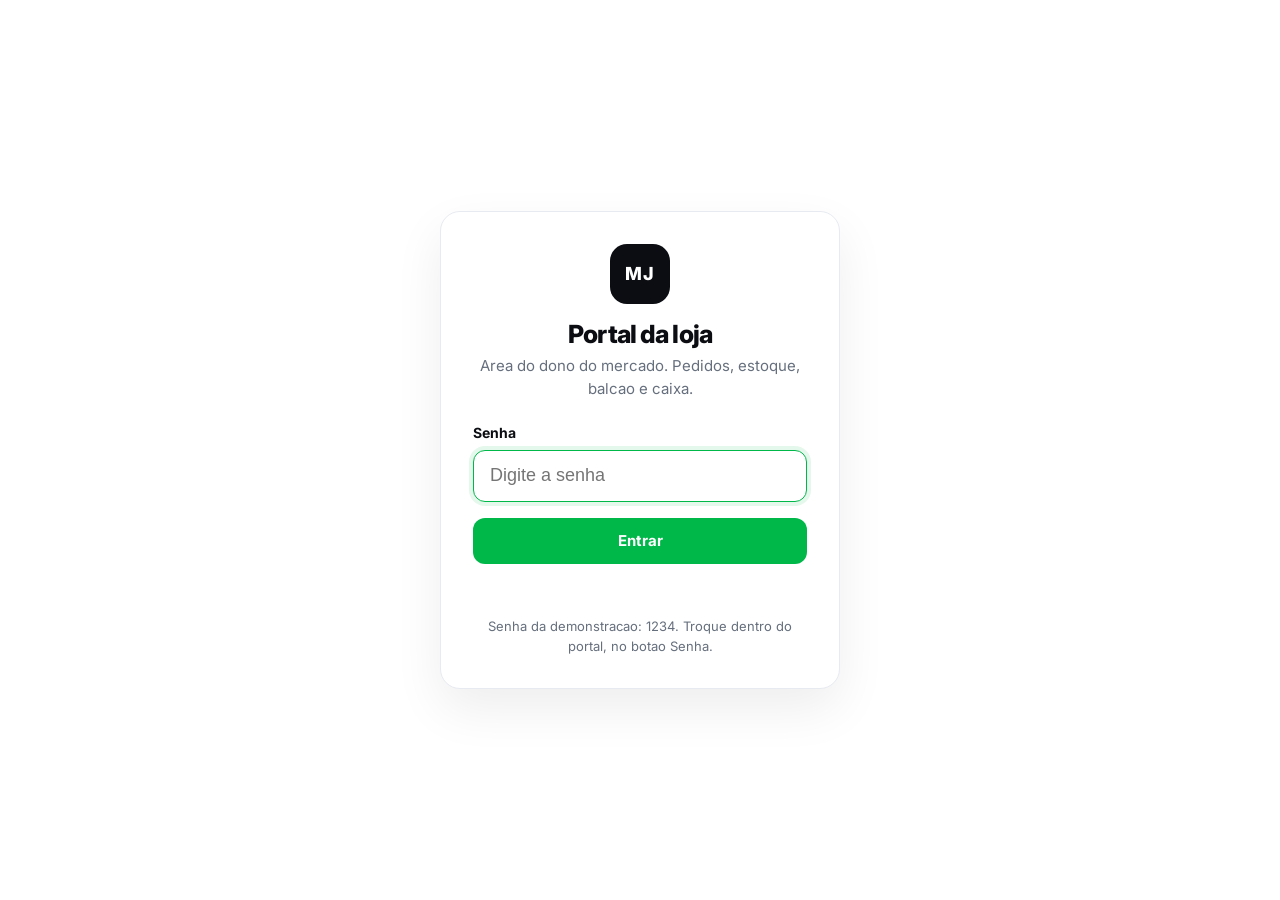
<file: painel.html>
<!doctype html>
<html lang="pt-BR">
<head>
<meta charset="utf-8">
<meta name="viewport" content="width=device-width, initial-scale=1">
<title>Portal da loja | Mercado Já</title>
<meta name="robots" content="noindex">
<link rel="preconnect" href="https://fonts.googleapis.com">
<link rel="preconnect" href="https://fonts.gstatic.com" crossorigin>
<link href="https://fonts.googleapis.com/css2?family=Inter:wght@400;600;700;800&display=swap" rel="stylesheet">
<link rel="stylesheet" href="assets/css/estilo.css?v=4">
<link rel="stylesheet" href="assets/css/painel.css?v=4">
<style>
  .leitor{position:fixed;inset:0;z-index:90;background:rgba(11,13,18,.92);display:grid;place-items:center;padding:20px}
  .leitor video{width:min(560px,100%);border-radius:16px;background:#000}
  .leitor p{color:#fff;text-align:center;margin:14px 0;font-size:15px}
</style>
</head>
<body class="painel-corpo">

<!-- ---------------- entrada ---------------- -->
<section class="login" id="telaLogin">
  <div class="caixa-login">
    <div class="selo">MJ</div>
    <h1>Portal da loja</h1>
    <p>Area do dono do mercado. Pedidos, estoque, balcao e caixa.</p>
    <label>
      <span>Senha</span>
      <input id="senha" type="password" inputmode="numeric" autocomplete="current-password" placeholder="Digite a senha">
    </label>
    <button class="btn btn-viva btn-bloco" type="button" id="btEntrar">Entrar</button>
    <p class="erro" id="erroLogin"></p>
    <small>Senha da demonstracao: 1234. Troque dentro do portal, no botao Senha.</small>
  </div>
</section>

<!-- ---------------- portal ---------------- -->
<div id="portal" hidden>

  <header class="p-topo">
    <div class="selo">MJ</div>
    <div class="p-marca">
      <small>Mercado Ja</small>
      <strong>Portal da loja</strong>
    </div>
    <span class="conexao" data-ok="sim">Pedidos hoje <b id="pHoje">0</b></span>
    <span class="conexao" data-ok="sim">Hoje <b id="pTotal">R$ 0,00</b></span>
    <button class="loja-estado" type="button" id="btLoja" aria-pressed="true">Loja aberta</button>
    <a class="p-botao" style="display:inline-grid;place-items:center" href="index.html">Ver a loja</a>
    <button class="p-botao" type="button" id="btSenha">Senha</button>
    <button class="p-botao" type="button" id="btSair">Sair</button>
  </header>

  <div class="p-barra">
    <div class="p-abas" id="abas"></div>
    <div class="ajustes">
      <button class="alternar" type="button" id="btAuto" aria-pressed="true">Atualizar sozinho</button>
    </div>
  </div>

  <button class="faixa-alerta" type="button" id="alerta" hidden></button>

  <main class="p-area" id="area"></main>

  <footer class="p-rodape">
    Mercado Ja, portal da loja. Enquanto for demonstracao, tudo fica gravado neste navegador.
    Numa loja de verdade entra a base online e o portal abre em qualquer aparelho.
  </footer>
</div>

<!-- ---------------- leitor pela camera ---------------- -->
<div class="leitor" id="camera" hidden>
  <div>
    <video id="cameraVideo" playsinline muted></video>
    <p>Aponte a camera para o codigo de barras.</p>
    <button class="btn btn-bloco" type="button" id="btFecharCamera">Fechar a camera</button>
  </div>
</div>

<script src="assets/js/catalogo.js?v=4"></script>
<script src="assets/js/loja.js?v=4"></script>
<script src="assets/js/portal.js?v=4"></script>
<script src="assets/js/portal-tela.js?v=4"></script>
</body>
</html>
</file>
<file: assets/css/estilo.css>
/* Mercadinho da Vila — visual tecnológico sobre fundo branco (Cria Site) */

:root{
  --branco:#ffffff;
  --papel:#f7f8fa;
  --tinta:#0b0d12;
  --apagado:#666f7d;
  --linha:#e7eaf0;
  --linha-forte:#d5dae3;

  --mercado:#00b84a;
  --adega:#ff2d6f;
  --padaria:#ff8a00;
  --pet:#2979ff;

  --viva:var(--mercado);
  --viva-fraca:rgba(0,184,74,.10);
  --raio:14px;
  --topo-h:64px;
}

*{box-sizing:border-box}
html{scroll-behavior:smooth}
body{
  margin:0;
  background:var(--branco);
  color:var(--tinta);
  font-family:Inter,system-ui,-apple-system,"Segoe UI",Roboto,sans-serif;
  font-size:17px;
  line-height:1.55;
  overflow-x:hidden;
}
h1,h2,h3{margin:0;letter-spacing:-.035em;line-height:1.03;font-weight:800}
p{margin:0}
a{color:inherit;text-decoration:none}
button{font-family:inherit}
.mono{font-family:ui-monospace,"JetBrains Mono","SF Mono",Menlo,Consolas,monospace;font-variant-numeric:tabular-nums}
.area{max-width:1240px;margin:0 auto;padding:0 clamp(16px,3.4vw,34px)}
.so-leitor{position:absolute;width:1px;height:1px;overflow:hidden;clip:rect(0 0 0 0);white-space:nowrap}

/* ---------------- faixa de status ---------------- */
.status{
  background:var(--tinta);color:#fff;
  font-size:12.5px;letter-spacing:.06em;text-transform:uppercase;
  font-weight:700;
  padding:9px 0;
  overflow:hidden;
}
.status .area{display:flex;align-items:center;gap:18px;flex-wrap:wrap;justify-content:space-between}
.status-item{display:inline-flex;align-items:center;gap:9px;color:#c9cfdb}
.pulso{width:8px;height:8px;border-radius:50%;background:var(--mercado);box-shadow:0 0 0 0 rgba(0,184,74,.7);animation:pulsar 2.2s infinite}
@keyframes pulsar{
  0%{box-shadow:0 0 0 0 rgba(0,184,74,.65)}
  70%{box-shadow:0 0 0 11px rgba(0,184,74,0)}
  100%{box-shadow:0 0 0 0 rgba(0,184,74,0)}
}

/* ---------------- topo ---------------- */
.topo{
  position:sticky;top:0;z-index:50;
  background:rgba(255,255,255,.9);
  backdrop-filter:blur(16px);
  border-bottom:1px solid var(--linha);
}
.topo-linha{display:flex;align-items:center;gap:16px;height:var(--topo-h)}
.marca{display:flex;align-items:center;gap:11px;font-weight:800;font-size:17px;letter-spacing:-.02em;white-space:nowrap}
.marca-selo{
  width:38px;height:38px;flex:0 0 38px;display:grid;place-items:center;
  border-radius:11px;background:var(--tinta);color:#fff;
  font-size:13px;font-weight:800;letter-spacing:.04em;
  position:relative;overflow:hidden;
}
.marca-selo::after{
  content:"";position:absolute;inset:0;
  background:linear-gradient(120deg,transparent 30%,rgba(255,255,255,.55) 50%,transparent 70%);
  transform:translateX(-120%);animation:brilho 4.5s ease-in-out infinite;
}
@keyframes brilho{0%,60%{transform:translateX(-120%)}80%,100%{transform:translateX(120%)}}

.busca{flex:1;position:relative;max-width:520px}
.busca input{
  width:100%;height:46px;padding:0 16px 0 44px;
  border:1px solid var(--linha-forte);border-radius:12px;
  background:var(--papel);color:var(--tinta);
  font-size:16px;font-family:inherit;
  transition:border-color .2s ease,box-shadow .2s ease,background .2s ease;
}
.busca input:focus{
  outline:none;background:#fff;
  border-color:var(--viva);
  box-shadow:0 0 0 4px var(--viva-fraca);
}
.busca svg{position:absolute;left:14px;top:13px;opacity:.45}

.btn{
  display:inline-flex;align-items:center;justify-content:center;gap:9px;
  min-height:46px;padding:0 20px;border:0;border-radius:12px;cursor:pointer;
  background:var(--tinta);color:#fff;font-size:15px;font-weight:700;
  transition:transform .15s ease,opacity .15s ease;
  white-space:nowrap;
}
.btn:hover{transform:translateY(-1px)}
.btn:active{transform:translateY(0)}
.btn:focus-visible{outline:3px solid var(--viva);outline-offset:3px}
.btn-viva{background:var(--viva)}
.btn-linha{background:transparent;color:var(--tinta);border:1px solid var(--linha-forte)}
.btn-linha:hover{border-color:var(--viva);color:var(--viva)}
.btn-bloco{width:100%}

.contador{
  min-width:22px;height:22px;padding:0 7px;border-radius:999px;
  background:var(--viva);color:#fff;font-size:12px;font-weight:800;
  display:grid;place-items:center;
}
.btn .contador{background:rgba(255,255,255,.22)}

/* ---------------- abertura ---------------- */
.abertura{position:relative;padding:clamp(40px,6vw,82px) 0 clamp(26px,3vw,40px);overflow:hidden}
.malha{
  position:absolute;inset:0;z-index:0;pointer-events:none;
  background-image:linear-gradient(var(--linha) 1px,transparent 1px),linear-gradient(90deg,var(--linha) 1px,transparent 1px);
  background-size:46px 46px;
  mask-image:radial-gradient(ellipse 80% 70% at 50% 0%,#000 25%,transparent 78%);
  -webkit-mask-image:radial-gradient(ellipse 80% 70% at 50% 0%,#000 25%,transparent 78%);
  opacity:.85;
}
.abertura .area{position:relative;z-index:1}

.etiqueta{
  display:inline-flex;align-items:center;gap:9px;
  height:32px;padding:0 14px;border-radius:999px;
  background:var(--viva-fraca);color:var(--viva);
  font-size:12.5px;font-weight:800;letter-spacing:.08em;text-transform:uppercase;
  border:1px solid color-mix(in srgb,var(--viva) 28%,transparent);
}
.titulao{
  margin-top:20px;
  font-size:clamp(40px,7.6vw,92px);
  line-height:.96;
  max-width:16ch;
}
.titulao .ln{display:block;overflow:hidden;padding-bottom:.09em;margin-bottom:-.09em}
.titulao .ln > i{display:block;font-style:normal;transform:translateY(105%);animation:subir .85s cubic-bezier(.16,.9,.24,1) forwards}
.titulao .ln:nth-child(2) > i{animation-delay:.09s}
.titulao .ln:nth-child(3) > i{animation-delay:.18s}
@keyframes subir{to{transform:translateY(0)}}
.titulao em{font-style:normal;color:var(--viva)}

.abertura-texto{margin-top:20px;max-width:50ch;color:var(--apagado);font-size:clamp(17px,1.9vw,20px)}

.placar{display:flex;flex-wrap:wrap;gap:10px;margin-top:28px}
.placar-item{
  display:flex;align-items:baseline;gap:9px;
  padding:11px 16px;border:1px solid var(--linha);border-radius:12px;background:#fff;
}
.placar-item b{font-size:21px;letter-spacing:-.03em}
.placar-item span{color:var(--apagado);font-size:14px}

/* ---------------- abas dos setores ---------------- */
.abas-barra{
  position:sticky;top:var(--topo-h);z-index:40;
  background:rgba(255,255,255,.93);backdrop-filter:blur(14px);
  border-bottom:1px solid var(--linha);
  padding:12px 0;
}
.abas{display:flex;gap:10px;overflow-x:auto;scrollbar-width:none}
.abas::-webkit-scrollbar{display:none}
.aba{
  position:relative;display:flex;align-items:center;gap:11px;
  padding:12px 18px;border:1px solid var(--linha-forte);border-radius:13px;
  background:#fff;cursor:pointer;white-space:nowrap;
  transition:border-color .22s ease,box-shadow .22s ease,transform .22s ease;
}
.aba:hover{transform:translateY(-2px)}
.aba .luz{width:9px;height:9px;border-radius:50%;background:var(--c);flex:0 0 9px;transition:box-shadow .25s ease}
.aba b{font-size:15.5px;font-weight:800}
.aba small{color:var(--apagado);font-size:12.5px;font-weight:700}
.aba[aria-selected="true"]{
  border-color:var(--c);
  box-shadow:0 0 0 4px color-mix(in srgb,var(--c) 13%,transparent);
}
.aba[aria-selected="true"] .luz{box-shadow:0 0 12px 2px var(--c)}
.aba:focus-visible{outline:3px solid var(--tinta);outline-offset:3px}

/* ---------------- vitrine ---------------- */
.vitrine{padding:26px 0 60px}
.vitrine-topo{display:flex;align-items:flex-end;justify-content:space-between;gap:18px;flex-wrap:wrap;margin-bottom:18px}
.vitrine-topo h2{font-size:clamp(26px,3.6vw,40px)}
.vitrine-topo p{color:var(--apagado);font-size:16px;margin-top:6px}
.vitrine-conta{color:var(--apagado);font-size:14px}

.filtros{display:flex;gap:8px;overflow-x:auto;padding-bottom:12px;margin-bottom:18px;scrollbar-width:none}
.filtros::-webkit-scrollbar{display:none}
.filtro{
  padding:8px 14px;border:1px solid var(--linha);border-radius:999px;background:#fff;
  font-size:14px;font-weight:700;color:var(--apagado);cursor:pointer;white-space:nowrap;
  transition:.18s ease;
}
.filtro:hover{border-color:var(--viva);color:var(--viva)}
.filtro[aria-pressed="true"]{background:var(--viva);border-color:var(--viva);color:#fff}

.produtos{display:grid;gap:14px;grid-template-columns:repeat(auto-fill,minmax(168px,1fr))}
.item{
  position:relative;display:flex;flex-direction:column;
  border:1px solid var(--linha);border-radius:var(--raio);background:#fff;overflow:hidden;
  opacity:0;transform:translateY(14px);
  animation:entrar .45s cubic-bezier(.16,.9,.24,1) forwards;
  transition:border-color .22s ease,box-shadow .22s ease,transform .22s ease;
}
@keyframes entrar{to{opacity:1;transform:translateY(0)}}
.item:hover{transform:translateY(-4px);border-color:var(--viva);box-shadow:0 14px 34px rgba(11,13,18,.09)}
.item-foto{
  position:relative;aspect-ratio:1;background:var(--papel);
  display:grid;place-items:center;overflow:hidden;
}
.item-foto img{width:100%;height:100%;object-fit:contain;padding:12px;transition:transform .35s ease}
.item:hover .item-foto img{transform:scale(1.07)}
.item-vazio{font-size:30px;font-weight:800;color:var(--linha-forte)}
.item-corpo{padding:12px 13px 14px;display:flex;flex-direction:column;gap:8px;flex:1}
.item-cat{font-size:11px;font-weight:800;letter-spacing:.07em;text-transform:uppercase;color:var(--apagado)}
.item-nome{font-size:14.5px;font-weight:600;line-height:1.35;display:-webkit-box;-webkit-line-clamp:2;-webkit-box-orient:vertical;overflow:hidden}
.item-baixo{margin-top:auto;display:flex;align-items:center;justify-content:space-between;gap:10px}
.item-preco{font-size:19px;font-weight:800;letter-spacing:-.03em}
.item-add{
  width:38px;height:38px;border-radius:11px;border:0;cursor:pointer;
  background:var(--viva);color:#fff;font-size:20px;font-weight:700;
  display:grid;place-items:center;transition:transform .16s ease,filter .16s ease;
}
.item-add:hover{transform:scale(1.09)}
.item-add:focus-visible{outline:3px solid var(--tinta);outline-offset:2px}
.item-add.feito{background:var(--tinta)}

.carregar{display:grid;place-items:center;padding:34px 0}
.vazio{padding:60px 20px;text-align:center;color:var(--apagado)}
.vazio b{display:block;font-size:22px;color:var(--tinta);margin-bottom:8px}

/* ---------------- carrinho ---------------- */
.sombra{
  position:fixed;inset:0;z-index:60;background:rgba(11,13,18,.42);
  opacity:0;pointer-events:none;transition:opacity .28s ease;
}
.sombra.aberta{opacity:1;pointer-events:auto}
.carrinho{
  position:fixed;top:0;right:0;bottom:0;z-index:70;
  width:min(430px,100%);background:#fff;
  border-left:1px solid var(--linha);
  display:flex;flex-direction:column;
  transform:translateX(102%);transition:transform .32s cubic-bezier(.16,.9,.24,1);
}
.carrinho.aberto{transform:translateX(0)}
.carrinho-topo{display:flex;align-items:center;justify-content:space-between;padding:18px 20px;border-bottom:1px solid var(--linha)}
.carrinho-topo h2{font-size:20px}
.fechar{width:40px;height:40px;border-radius:11px;border:1px solid var(--linha-forte);background:#fff;cursor:pointer;font-size:19px}
.carrinho-lista{flex:1;overflow-y:auto;padding:14px 20px;display:flex;flex-direction:column;gap:12px}
.linha{display:flex;gap:12px;align-items:center;padding-bottom:12px;border-bottom:1px solid var(--linha)}
.linha-foto{width:54px;height:54px;flex:0 0 54px;border-radius:10px;background:var(--papel);display:grid;place-items:center;overflow:hidden}
.linha-foto img{width:100%;height:100%;object-fit:contain;padding:5px}
.linha-info{flex:1;min-width:0}
.linha-nome{font-size:14px;font-weight:600;line-height:1.3}
.linha-preco{font-size:13px;color:var(--apagado)}
.qtd{display:flex;align-items:center;gap:6px}
.qtd button{width:30px;height:30px;border-radius:9px;border:1px solid var(--linha-forte);background:#fff;cursor:pointer;font-size:16px;font-weight:700}
.qtd span{min-width:24px;text-align:center;font-weight:800}
.carrinho-pe{padding:18px 20px;border-top:1px solid var(--linha);display:flex;flex-direction:column;gap:12px}
.total{display:flex;align-items:baseline;justify-content:space-between}
.total b{font-size:26px;letter-spacing:-.03em}
.total span{color:var(--apagado);font-size:15px}
.aviso-setores{font-size:13px;color:var(--apagado)}

/* ---------------- checkout ---------------- */
.janela{
  position:fixed;inset:0;z-index:80;display:none;
  align-items:center;justify-content:center;padding:18px;
  background:rgba(11,13,18,.5);
}
.janela.aberta{display:flex}
.janela-caixa{
  width:min(520px,100%);max-height:92vh;overflow-y:auto;
  background:#fff;border-radius:18px;padding:24px;
}
.janela-caixa h2{font-size:23px;margin-bottom:6px}
.campo{margin-top:14px}
.campo label{display:block;font-size:14px;font-weight:700;margin-bottom:6px}
.campo input,.campo select,.campo textarea{
  width:100%;min-height:48px;padding:12px 14px;
  border:1px solid var(--linha-forte);border-radius:11px;background:var(--papel);
  font-family:inherit;font-size:16px;color:var(--tinta);
}
.campo input:focus,.campo select:focus,.campo textarea:focus{
  outline:none;background:#fff;border-color:var(--viva);box-shadow:0 0 0 4px var(--viva-fraca);
}
.recibo{margin-top:16px;padding:16px;border:1px dashed var(--linha-forte);border-radius:12px;background:var(--papel);font-size:14px}
.recibo div{display:flex;justify-content:space-between;padding:3px 0}
.recibo .grande{font-size:19px;font-weight:800;padding-top:9px;margin-top:6px;border-top:1px solid var(--linha-forte)}

.sucesso{text-align:center;padding:14px 0}
.sucesso .marca-ok{
  width:74px;height:74px;margin:0 auto 16px;border-radius:50%;
  background:var(--viva);display:grid;place-items:center;
  animation:estourar .5s cubic-bezier(.16,1.2,.3,1) forwards;
}
@keyframes estourar{from{transform:scale(.4);opacity:0}to{transform:scale(1);opacity:1}}
.sucesso h2{font-size:26px;margin-bottom:8px}
.sucesso p{color:var(--apagado)}
.codigo{
  margin:16px auto;display:inline-block;padding:11px 20px;border-radius:12px;
  background:var(--papel);border:1px solid var(--linha-forte);
  font-size:22px;font-weight:800;letter-spacing:.14em;
}

/* ---------------- rodapé ---------------- */
.rodape{border-top:1px solid var(--linha);padding:26px 0 44px;color:var(--apagado);font-size:14.5px}
.rodape .area{display:flex;flex-wrap:wrap;gap:12px;justify-content:space-between}

@media(max-width:760px){
  .busca{order:3;flex-basis:100%;max-width:none;margin-bottom:12px}
  .topo-linha{height:auto;flex-wrap:wrap;padding-top:12px}
  :root{--topo-h:118px}
  .marca span:last-child{display:none}
}

@media (prefers-reduced-motion: reduce){
  *,*::before,*::after{animation-duration:.001ms !important;animation-iteration-count:1 !important;transition-duration:.001ms !important}
  .titulao .ln > i{transform:none}
  .item{opacity:1;transform:none}
}

/* ================= abertura: parede de produtos em movimento ================= */
.abertura-grade{display:grid;gap:clamp(30px,4vw,56px);align-items:center}
@media(min-width:1000px){.abertura-grade{grid-template-columns:1.02fr .98fr}}

.abertura-chamada{margin-top:20px;max-width:46ch;color:var(--apagado);font-size:clamp(17px,1.8vw,20px)}
.abertura-botoes{display:flex;flex-wrap:wrap;gap:12px;margin-top:26px}
.titulao .troca{display:inline-block;min-width:5.5ch}

.parede{
  position:relative;
  height:clamp(330px,46vw,470px);
  overflow:hidden;
  border-radius:20px;
  border:1px solid var(--linha);
  background:linear-gradient(180deg,#fff, var(--papel));
  display:flex;flex-direction:column;justify-content:center;gap:12px;
  padding:14px 0;
  -webkit-mask-image:linear-gradient(90deg,transparent,#000 9%,#000 91%,transparent);
  mask-image:linear-gradient(90deg,transparent,#000 9%,#000 91%,transparent);
}
.parede-fila{display:flex;gap:12px;width:max-content;animation:desliza 46s linear infinite}
.parede-fila.reverso{animation-direction:reverse;animation-duration:58s}
.parede-fila:nth-child(3){animation-duration:52s}
@keyframes desliza{from{transform:translateX(0)}to{transform:translateX(-50%)}}

.pd{
  width:clamp(94px,11vw,124px);height:clamp(94px,11vw,124px);
  flex:0 0 auto;border-radius:16px;background:#fff;
  border:1px solid var(--linha);
  display:grid;place-items:center;overflow:hidden;
  box-shadow:0 8px 22px rgba(11,13,18,.06);
  transition:transform .3s ease;
}
.pd img{width:100%;height:100%;object-fit:contain;padding:12px}
.parede:hover .parede-fila{animation-play-state:paused}
.pd:hover{transform:scale(1.08)}

.parede-brilho{
  position:absolute;inset:0;pointer-events:none;
  background:linear-gradient(105deg,transparent 38%,rgba(255,255,255,.75) 50%,transparent 62%);
  transform:translateX(-120%);
  animation:varre 6.5s ease-in-out infinite;
}
@keyframes varre{0%,55%{transform:translateX(-120%)}85%,100%{transform:translateX(120%)}}

.recibo-vivo{
  position:absolute;left:18px;bottom:18px;z-index:3;
  width:min(260px,72%);
  background:rgba(11,13,18,.93);color:#fff;
  border-radius:14px;padding:13px 15px;
  box-shadow:0 18px 40px rgba(11,13,18,.28);
  animation:entra-recibo .7s .9s cubic-bezier(.16,1.1,.3,1) backwards;
}
@keyframes entra-recibo{from{opacity:0;transform:translateY(16px) scale(.96)}to{opacity:1;transform:none}}
.rv-topo{display:flex;align-items:center;justify-content:space-between;gap:10px;margin-bottom:9px}
.rv-num{font-size:16px;font-weight:800}
.rv-tag{font-size:10.5px;font-weight:800;letter-spacing:.06em;text-transform:uppercase;color:#7ff0a8}
.rv-barra{height:6px;border-radius:99px;background:rgba(255,255,255,.16);overflow:hidden}
.rv-barra i{display:block;height:100%;width:0;border-radius:99px;background:var(--viva);animation:enche 5s ease-in-out infinite}
@keyframes enche{0%{width:8%}55%{width:78%}100%{width:8%}}
.rv-pe{margin-top:8px;font-size:12px;color:#aeb6c4}

@media(max-width:999px){.parede{height:270px}.recibo-vivo{left:12px;bottom:12px}}
@media (prefers-reduced-motion: reduce){
  .parede-fila,.parede-brilho,.rv-barra i{animation:none}
  .parede-fila{transform:none}
}
.titulao .ln:nth-child(4) > i{animation-delay:.27s}

/* carrinho grande atras da abertura */
.carrinho-fundo{
  position:absolute;
  z-index:0;
  right:clamp(-70px,-4vw,0px);
  top:50%;
  width:clamp(430px,54vw,780px);
  transform:translateY(-52%) rotate(-5deg);
  color:var(--viva);
  opacity:.07;
  pointer-events:none;
  animation:carrinho-boia 11s ease-in-out infinite;
  transition:color .5s ease;
}
@keyframes carrinho-boia{
  0%,100%{transform:translateY(-52%) rotate(-5deg)}
  50%{transform:translateY(-56%) rotate(-3deg)}
}
@media(max-width:999px){
  .carrinho-fundo{right:-16%;width:130%;opacity:.055}
}
@media (prefers-reduced-motion: reduce){ .carrinho-fundo{animation:none} }

/* ---------------- venda por peso ---------------- */
.por-kg{display:block;font-style:normal;font-size:11px;font-weight:700;color:var(--apagado);letter-spacing:.04em}
.item-arte{width:62%;height:62%;color:var(--linha-forte);transition:color .3s ease,transform .35s ease}
.item:hover .item-arte{color:var(--viva);transform:scale(1.07)}
.linha-foto .item-arte{width:70%;height:70%}

.peso-grade{display:grid;grid-template-columns:repeat(4,1fr);gap:9px;margin-top:16px}
@media(max-width:480px){.peso-grade{grid-template-columns:repeat(2,1fr)}}
.peso-op{
  display:flex;flex-direction:column;align-items:center;gap:3px;
  padding:13px 6px;border:1.5px solid var(--linha-forte);border-radius:12px;
  background:#fff;cursor:pointer;transition:.16s ease;
}
.peso-op b{font-size:16px}
.peso-op span{font-size:12.5px;color:var(--apagado)}
.peso-op:hover{border-color:var(--viva)}
.peso-op[aria-pressed="true"]{border-color:var(--viva);background:var(--viva-fraca)}
.peso-op[aria-pressed="true"] span{color:var(--viva)}
.peso-op:focus-visible{outline:3px solid var(--tinta);outline-offset:2px}

/* ---------------- menu de departamentos ---------------- */
.vitrine-grade{display:grid;gap:22px;align-items:start}
@media(min-width:900px){.vitrine-grade{grid-template-columns:260px minmax(0,1fr);gap:28px}}

.menu-abrir{display:none;margin-bottom:14px}
@media(max-width:899px){
  .menu-abrir{display:inline-flex}
  .menu{display:none}
  .menu.aberto{display:block}
}

.menu{
  position:sticky;top:calc(var(--topo-h) + 76px);
  border:1px solid var(--linha);border-radius:var(--raio);
  background:#fff;padding:8px;
  max-height:calc(100vh - var(--topo-h) - 110px);overflow-y:auto;
}
.menu::-webkit-scrollbar{width:8px}
.menu::-webkit-scrollbar-thumb{background:var(--linha-forte);border-radius:99px}

.menu-tudo,.menu-cab,.menu-cat{
  display:flex;align-items:center;justify-content:space-between;gap:10px;
  width:100%;text-align:left;border:0;background:transparent;cursor:pointer;
  font-family:inherit;border-radius:10px;
  transition:background .16s ease,color .16s ease;
}
.menu-tudo{padding:12px 12px;font-size:15px;font-weight:800;margin-bottom:4px}
.menu-tudo .mono,.menu-cab .mono,.menu-cat .mono{font-size:12px;color:var(--apagado);font-weight:700}
.menu-tudo:hover,.menu-cab:hover,.menu-cat:hover{background:var(--papel)}
.menu-tudo.ativo,.menu-cab.ativo{background:var(--viva-fraca);color:var(--viva)}
.menu-tudo.ativo .mono,.menu-cab.ativo .mono{color:var(--viva)}

.menu-dep{border-top:1px solid var(--linha)}
.menu-dep:first-of-type{border-top:0}
.menu-cab{padding:12px;font-size:14.5px;font-weight:700}
.menu-cab::after{content:"";width:8px;height:8px;border-right:2px solid var(--apagado);border-bottom:2px solid var(--apagado);transform:rotate(45deg);margin-left:2px;transition:transform .2s ease;flex:0 0 8px}
.menu-dep.aberto .menu-cab::after{transform:rotate(-135deg)}

.menu-cats{display:none;padding:0 6px 10px}
.menu-dep.aberto .menu-cats{display:block}
.menu-cat{padding:9px 12px;font-size:14px;color:var(--apagado);font-weight:600}
.menu-cat.ativo{background:var(--viva);color:#fff}
.menu-cat.ativo .mono{color:rgba(255,255,255,.8)}

.trilha{display:flex;align-items:center;gap:8px;flex-wrap:wrap;margin-bottom:14px;font-size:14px;color:var(--apagado)}
.trilha span:last-child{color:var(--tinta);font-weight:700}
.trilha .sep{font-style:normal;opacity:.5}
</file>
<file: assets/css/painel.css>
/* Mercado Já — painel da loja (Cria Site)
   Mesmo tema claro do site. Usa as variáveis de estilo.css e acrescenta só o painel. */

body.painel-corpo{background:var(--papel)}
[hidden]{display:none !important}

/* ---------------- entrada ---------------- */
.login{min-height:100vh;display:grid;place-items:center;padding:20px;background:var(--branco)}
.caixa-login{
  width:min(400px,100%);background:#fff;border:1px solid var(--linha);
  border-radius:20px;padding:32px;text-align:center;
  box-shadow:0 20px 50px rgba(11,13,18,.07);
}
.caixa-login .selo{
  width:60px;height:60px;margin:0 auto 18px;border-radius:17px;
  background:var(--tinta);color:#fff;display:grid;place-items:center;
  font-size:18px;font-weight:800;letter-spacing:.04em;
}
.caixa-login h1{font-size:25px;margin:0 0 6px}
.caixa-login > p{color:var(--apagado);font-size:15px;margin-bottom:22px}
.caixa-login label{display:block;text-align:left;margin-bottom:16px}
.caixa-login label span{display:block;font-size:14px;font-weight:700;margin-bottom:6px}
.caixa-login input{
  width:100%;min-height:52px;padding:12px 16px;font-size:18px;
  background:var(--papel);border:1px solid var(--linha-forte);border-radius:12px;color:var(--tinta);
}
.caixa-login input:focus{outline:none;border-color:var(--viva);box-shadow:0 0 0 4px var(--viva-fraca);background:#fff}
.caixa-login small{display:block;color:var(--apagado);font-size:13px;margin-top:16px}
.erro{color:#d92d20;font-size:14px;margin-top:10px;min-height:20px}

/* ---------------- topo ---------------- */
.p-topo{
  position:sticky;top:0;z-index:40;
  display:flex;align-items:center;gap:10px;flex-wrap:wrap;
  padding:12px clamp(14px,2.4vw,26px);
  background:rgba(255,255,255,.94);backdrop-filter:blur(14px);
  border-bottom:1px solid var(--linha);
}
.p-topo .selo{
  width:38px;height:38px;border-radius:11px;background:var(--tinta);color:#fff;
  display:grid;place-items:center;font-weight:800;font-size:13px;
}
.p-marca{display:flex;flex-direction:column;line-height:1.15;margin-right:auto}
.p-marca small{color:var(--apagado);font-size:11.5px;font-weight:800;letter-spacing:.08em;text-transform:uppercase}
.p-marca strong{font-size:16.5px}
.contador{
  display:inline-grid;place-items:center;min-width:24px;height:24px;padding:0 7px;
  border-radius:999px;background:var(--viva);color:#fff;font-size:13px;font-weight:800;margin-left:6px;
}
.conexao{
  font-size:11.5px;font-weight:800;letter-spacing:.06em;text-transform:uppercase;
  padding:7px 12px;border-radius:999px;background:var(--papel);color:var(--apagado);
  display:inline-flex;align-items:center;gap:7px;
}
.conexao[data-ok="sim"]{color:var(--viva)}
.loja-estado{
  border:1.5px solid var(--viva);background:var(--viva-fraca);color:var(--viva);
  border-radius:999px;min-height:40px;padding:0 16px;font-size:14px;font-weight:800;
}
.loja-estado[aria-pressed="false"]{border-color:#d92d20;color:#d92d20;background:rgba(217,45,32,.08)}
.p-botao{
  background:#fff;border:1px solid var(--linha-forte);color:var(--tinta);
  border-radius:10px;min-height:40px;padding:0 14px;font-size:14px;font-weight:700;
}
.p-botao:hover{border-color:var(--viva);color:var(--viva)}

/* ---------------- abas ---------------- */
.p-barra{
  position:sticky;top:64px;z-index:35;
  display:flex;align-items:center;gap:12px;flex-wrap:wrap;justify-content:space-between;
  padding:11px clamp(14px,2.4vw,26px);
  background:rgba(255,255,255,.94);backdrop-filter:blur(14px);
  border-bottom:1px solid var(--linha);
}
.p-abas{display:flex;gap:8px;overflow-x:auto;scrollbar-width:none}
.p-abas::-webkit-scrollbar{display:none}
.p-abas button{
  background:#fff;border:1px solid var(--linha-forte);color:var(--apagado);
  border-radius:999px;min-height:42px;padding:0 17px;font-size:14.5px;font-weight:700;white-space:nowrap;
  display:inline-flex;align-items:center;gap:8px;
}
.p-abas button:hover{color:var(--tinta);border-color:var(--apagado)}
.p-abas button[aria-pressed="true"]{background:var(--tinta);border-color:var(--tinta);color:#fff}
.marcador{
  display:inline-grid;place-items:center;min-width:21px;height:21px;padding:0 6px;
  border-radius:999px;background:var(--viva);color:#fff;font-size:11.5px;font-weight:800;
}
.p-abas button[aria-pressed="true"] .marcador{background:rgba(255,255,255,.24)}
.ajustes{display:flex;gap:8px}
.alternar{
  background:#fff;border:1px solid var(--linha-forte);color:var(--apagado);
  border-radius:10px;min-height:40px;padding:0 13px;font-size:13.5px;font-weight:700;
}
.alternar[aria-pressed="true"]{color:var(--viva);border-color:var(--viva)}

.faixa-alerta{
  display:block;width:100%;text-align:left;border:0;
  background:#ffb300;color:#231800;padding:13px clamp(14px,2.4vw,26px);font-size:15px;font-weight:700;
}

/* ---------------- áreas ---------------- */
.p-area{padding:20px clamp(14px,2.4vw,26px) 70px;max-width:1500px;margin:0 auto}
.p-vazio{color:var(--apagado);text-align:center;padding:60px 20px}
.p-vazio b{display:block;color:var(--tinta);font-size:20px;margin-bottom:6px}
.p-titulo{font-size:22px;margin:0 0 4px}
.p-ajuda{color:var(--apagado);font-size:14.5px;margin-bottom:18px}

.resumo{display:grid;gap:12px;grid-template-columns:repeat(auto-fit,minmax(168px,1fr));margin-bottom:22px}
.resumo-item{background:#fff;border:1px solid var(--linha);border-radius:var(--raio);padding:16px}
.resumo-item b{display:block;font-size:27px;letter-spacing:-.03em}
.resumo-item span{color:var(--apagado);font-size:13.5px}
.resumo-item.destaque b{color:var(--viva)}

/* colunas de pedidos */
.colunas{display:grid;gap:14px}
@media(min-width:1050px){.colunas{grid-template-columns:repeat(4,1fr)}}
.coluna{background:#fff;border:1px solid var(--linha);border-radius:var(--raio);padding:13px;min-height:170px}
.coluna h2{
  display:flex;justify-content:space-between;align-items:center;
  font-size:12px;letter-spacing:.08em;text-transform:uppercase;color:var(--apagado);margin:0 0 12px;
}
.coluna h2 i{font-style:normal;color:var(--tinta);font-weight:800}

.ficha{background:var(--papel);border:1px solid var(--linha);border-radius:12px;padding:14px;margin-bottom:11px}
.ficha.nova{border-color:var(--viva);box-shadow:0 0 0 3px var(--viva-fraca)}
.ficha-topo{display:flex;justify-content:space-between;align-items:baseline;gap:8px;margin-bottom:7px}
.ficha-num{font-size:18px;font-weight:800}
.ficha-hora{font-size:13px;color:var(--apagado)}
.ficha-cliente{font-size:14.5px;font-weight:700}
.ficha-end{font-size:13px;color:var(--apagado);margin-bottom:9px}
.tags{display:flex;gap:5px;flex-wrap:wrap;margin-bottom:9px}
.tag{
  padding:3px 9px;border-radius:999px;font-size:10.5px;font-weight:800;
  letter-spacing:.05em;text-transform:uppercase;background:#fff;border:1px solid var(--linha);color:var(--apagado);
}
.tag.peso{background:rgba(255,138,0,.12);border-color:transparent;color:#b35f00}
.tag.falta{background:rgba(217,45,32,.1);border-color:transparent;color:#b42318}
.ficha-itens{
  font-size:13px;color:var(--apagado);border-top:1px dashed var(--linha-forte);
  padding-top:9px;margin-bottom:10px;max-height:190px;overflow-y:auto;
}
.ficha-itens div{display:flex;justify-content:space-between;gap:10px;padding:2px 0}
.ficha-total{display:flex;justify-content:space-between;font-weight:800;margin-bottom:10px}
.ficha-botoes{display:flex;gap:8px}
.ficha-botoes button{
  flex:1;min-height:42px;border-radius:10px;border:0;
  background:var(--tinta);color:#fff;font-weight:800;font-size:13.5px;
}
.ficha-botoes .secundario{background:#fff;border:1px solid var(--linha-forte);color:var(--apagado)}
.ficha-botoes .secundario:hover{color:var(--tinta);border-color:var(--apagado)}

/* ---------------- separação ---------------- */
.sep-grade{display:grid;gap:16px}
@media(min-width:1000px){.sep-grade{grid-template-columns:290px minmax(0,1fr)}}
.sep-fila{background:#fff;border:1px solid var(--linha);border-radius:var(--raio);padding:13px}
.sep-fila h2{font-size:12px;letter-spacing:.08em;text-transform:uppercase;color:var(--apagado);margin:0 0 10px}
.sep-item{
  width:100%;text-align:left;background:var(--papel);border:1px solid var(--linha);
  border-radius:12px;padding:12px;margin-bottom:9px;color:var(--tinta);
}
.sep-item.ativo{border-color:var(--viva);background:var(--viva-fraca)}
.sep-item b{display:block;font-size:15.5px}
.sep-item span{color:var(--apagado);font-size:13px}

.sep-trabalho{background:#fff;border:1px solid var(--linha);border-radius:var(--raio);padding:18px}
.sep-cab{display:flex;justify-content:space-between;align-items:flex-start;gap:14px;flex-wrap:wrap;margin-bottom:14px}
.sep-cab h2{font-size:21px}
.sep-cab p{color:var(--apagado);font-size:14px}
.sep-progresso{height:8px;border-radius:99px;background:var(--papel);overflow:hidden;margin-bottom:16px;border:1px solid var(--linha)}
.sep-progresso i{display:block;height:100%;background:var(--viva);border-radius:99px;transition:width .3s ease}

.bipar{display:flex;gap:9px;margin-bottom:18px}
.bipar input{
  flex:1;min-height:50px;padding:0 16px;font-size:17px;
  background:var(--papel);border:1px solid var(--linha-forte);border-radius:12px;color:var(--tinta);
}
.bipar input:focus{outline:none;border-color:var(--viva);box-shadow:0 0 0 4px var(--viva-fraca);background:#fff}

.sep-grupo{margin-bottom:18px}
.sep-grupo h3{
  font-size:11.5px;letter-spacing:.08em;text-transform:uppercase;color:var(--viva);
  margin:0 0 9px;padding-bottom:6px;border-bottom:1px solid var(--linha);
}
.linha-item{
  display:flex;align-items:center;gap:12px;flex-wrap:wrap;
  background:var(--papel);border:1px solid var(--linha);border-radius:12px;padding:11px 13px;margin-bottom:8px;
}
.linha-item.pronto{opacity:.5}
.linha-item.pronto .li-nome{text-decoration:line-through}
.linha-item.faltou{border-color:#d92d20}
.li-qtd{min-width:66px;text-align:center;padding:7px 8px;border-radius:9px;background:#fff;border:1px solid var(--linha);font-size:13.5px;font-weight:800}
.li-info{flex:1;min-width:140px}
.li-nome{font-size:14.5px;font-weight:600}
.li-cat{font-size:12px;color:var(--apagado)}
.li-acoes{display:flex;gap:6px;flex-wrap:wrap}
.li-acoes button{
  min-height:38px;padding:0 12px;border-radius:9px;border:1px solid var(--linha-forte);
  background:#fff;color:var(--apagado);font-size:13px;font-weight:700;
}
.li-acoes button:hover{color:var(--tinta);border-color:var(--apagado)}
.li-acoes .ok{background:var(--viva);border-color:var(--viva);color:#fff}
.li-acoes .nao{border-color:#d92d20;color:#d92d20}
.li-peso{width:96px;min-height:38px;padding:0 10px;border-radius:9px;background:#fff;border:1px solid var(--linha-forte);color:var(--tinta);font-size:14px}

/* ---------------- estoque ---------------- */
.est-topo{display:flex;gap:10px;flex-wrap:wrap;margin-bottom:16px}
.est-topo input,.est-topo select{
  min-height:48px;padding:0 14px;font-size:15.5px;
  background:#fff;border:1px solid var(--linha-forte);border-radius:12px;color:var(--tinta);
}
.est-topo input{flex:1;min-width:220px}
.est-lista{display:grid;gap:9px}
.est-linha{
  display:flex;align-items:center;gap:12px;flex-wrap:wrap;
  background:#fff;border:1px solid var(--linha);border-radius:12px;padding:11px 14px;
}
.est-linha.esgotado{border-color:#d92d20;background:rgba(217,45,32,.04)}
.est-nome{flex:1;min-width:190px;font-size:14.5px;font-weight:600}
.est-cat{font-size:12px;color:var(--apagado)}
.est-campo{width:112px}
.est-campo span{display:block;font-size:11px;color:var(--apagado);font-weight:700;margin-bottom:3px}
.est-campo input{
  width:100%;min-height:40px;padding:0 10px;border-radius:9px;
  background:var(--papel);border:1px solid var(--linha);color:var(--tinta);font-size:14px;
}
.est-linha .marcar{
  min-height:40px;padding:0 14px;border-radius:9px;border:1px solid var(--linha-forte);
  background:#fff;color:var(--apagado);font-size:13px;font-weight:700;align-self:flex-end;
}
.est-linha .marcar[aria-pressed="true"]{border-color:#d92d20;color:#d92d20;background:rgba(217,45,32,.07)}

/* ---------------- caixa e despesas ---------------- */
.caixa-grade{display:grid;gap:16px}
@media(min-width:900px){.caixa-grade{grid-template-columns:1fr 1fr}}
.cx-bloco{background:#fff;border:1px solid var(--linha);border-radius:var(--raio);padding:20px}
.cx-bloco h2{font-size:18px;margin:0 0 14px}
.cx-linha{display:flex;justify-content:space-between;gap:12px;padding:10px 0;border-bottom:1px solid var(--linha);font-size:15px}
.cx-linha:last-child{border-bottom:0}
.cx-linha b{font-weight:800}
.cx-total{margin-top:14px;padding-top:14px;border-top:2px solid var(--linha);display:flex;justify-content:space-between;font-size:22px;font-weight:800}
.cx-total b{color:var(--viva)}
.cx-total.negativo b{color:#d92d20}

.desp-form{display:grid;gap:10px;grid-template-columns:2fr 1fr auto;align-items:end;margin-bottom:18px}
@media(max-width:700px){.desp-form{grid-template-columns:1fr}}
.desp-lista{display:grid;gap:9px}
.desp-linha{
  display:flex;justify-content:space-between;align-items:center;gap:12px;
  background:#fff;border:1px solid var(--linha);border-radius:12px;padding:12px 14px;
}
.desp-linha .apagar{
  min-height:36px;padding:0 12px;border-radius:9px;border:1px solid var(--linha-forte);
  background:#fff;color:#d92d20;font-size:13px;font-weight:700;
}

/* ---------------- balcão ---------------- */
.bal-grade{display:grid;gap:16px}
@media(min-width:1000px){.bal-grade{grid-template-columns:minmax(0,1fr) 400px}}
.bal-busca input{
  width:100%;min-height:50px;padding:0 16px;font-size:16px;margin-bottom:12px;
  background:#fff;border:1px solid var(--linha-forte);border-radius:12px;color:var(--tinta);
}
.bal-itens{display:grid;gap:8px;max-height:58vh;overflow-y:auto}
.bal-item{
  display:flex;align-items:center;justify-content:space-between;gap:12px;
  background:#fff;border:1px solid var(--linha);border-radius:11px;padding:11px 14px;
  text-align:left;color:var(--tinta);width:100%;
}
.bal-item:hover{border-color:var(--viva)}
.bal-item b{font-size:14.5px;font-weight:600;display:block}
.bal-item span{color:var(--apagado);font-size:12.5px;display:block}
.bal-comanda{background:#fff;border:1px solid var(--linha);border-radius:var(--raio);padding:18px;align-self:start}
.bal-comanda h2{font-size:18px;margin:0 0 12px}
.bal-linhas{max-height:34vh;overflow-y:auto;margin-bottom:14px}
.bal-linha{display:flex;justify-content:space-between;gap:10px;padding:8px 0;border-bottom:1px solid var(--linha);font-size:14px}
.bal-linha button{background:none;border:0;color:#d92d20;font-size:13px;font-weight:700}
.campo{display:block;margin-bottom:11px}
.campo span{display:block;font-size:13px;font-weight:700;margin-bottom:5px}
.campo input,.campo select{
  width:100%;min-height:46px;padding:0 13px;font-size:15px;
  background:var(--papel);border:1px solid var(--linha-forte);border-radius:11px;color:var(--tinta);
}
.campo input:focus,.campo select:focus{outline:none;border-color:var(--viva);box-shadow:0 0 0 4px var(--viva-fraca);background:#fff}

/* ---------------- entrega ---------------- */
.ent-grade{display:grid;gap:14px}
@media(min-width:900px){.ent-grade{grid-template-columns:repeat(2,1fr)}}
.ent-card{background:#fff;border:1px solid var(--linha);border-radius:var(--raio);padding:18px}
.ent-rota{display:flex;align-items:center;gap:8px;margin:14px 0}
.ent-passo{flex:1;height:7px;border-radius:99px;background:var(--papel);border:1px solid var(--linha)}
.ent-passo.feito{background:var(--viva);border-color:var(--viva)}

/* ---------------- histórico ---------------- */
.hist-topo{display:flex;gap:12px;align-items:center;flex-wrap:wrap;margin-bottom:18px}
.hist-topo input[type="date"]{
  min-height:46px;padding:0 13px;background:#fff;
  border:1px solid var(--linha-forte);border-radius:11px;color:var(--tinta);font-size:15px;
}
.hist-lista{display:grid;gap:10px}
@media(min-width:900px){.hist-lista{grid-template-columns:repeat(2,1fr)}}

.p-rodape{
  padding:20px clamp(14px,2.4vw,26px) 44px;border-top:1px solid var(--linha);
  color:var(--apagado);font-size:14px;
}
</file>
